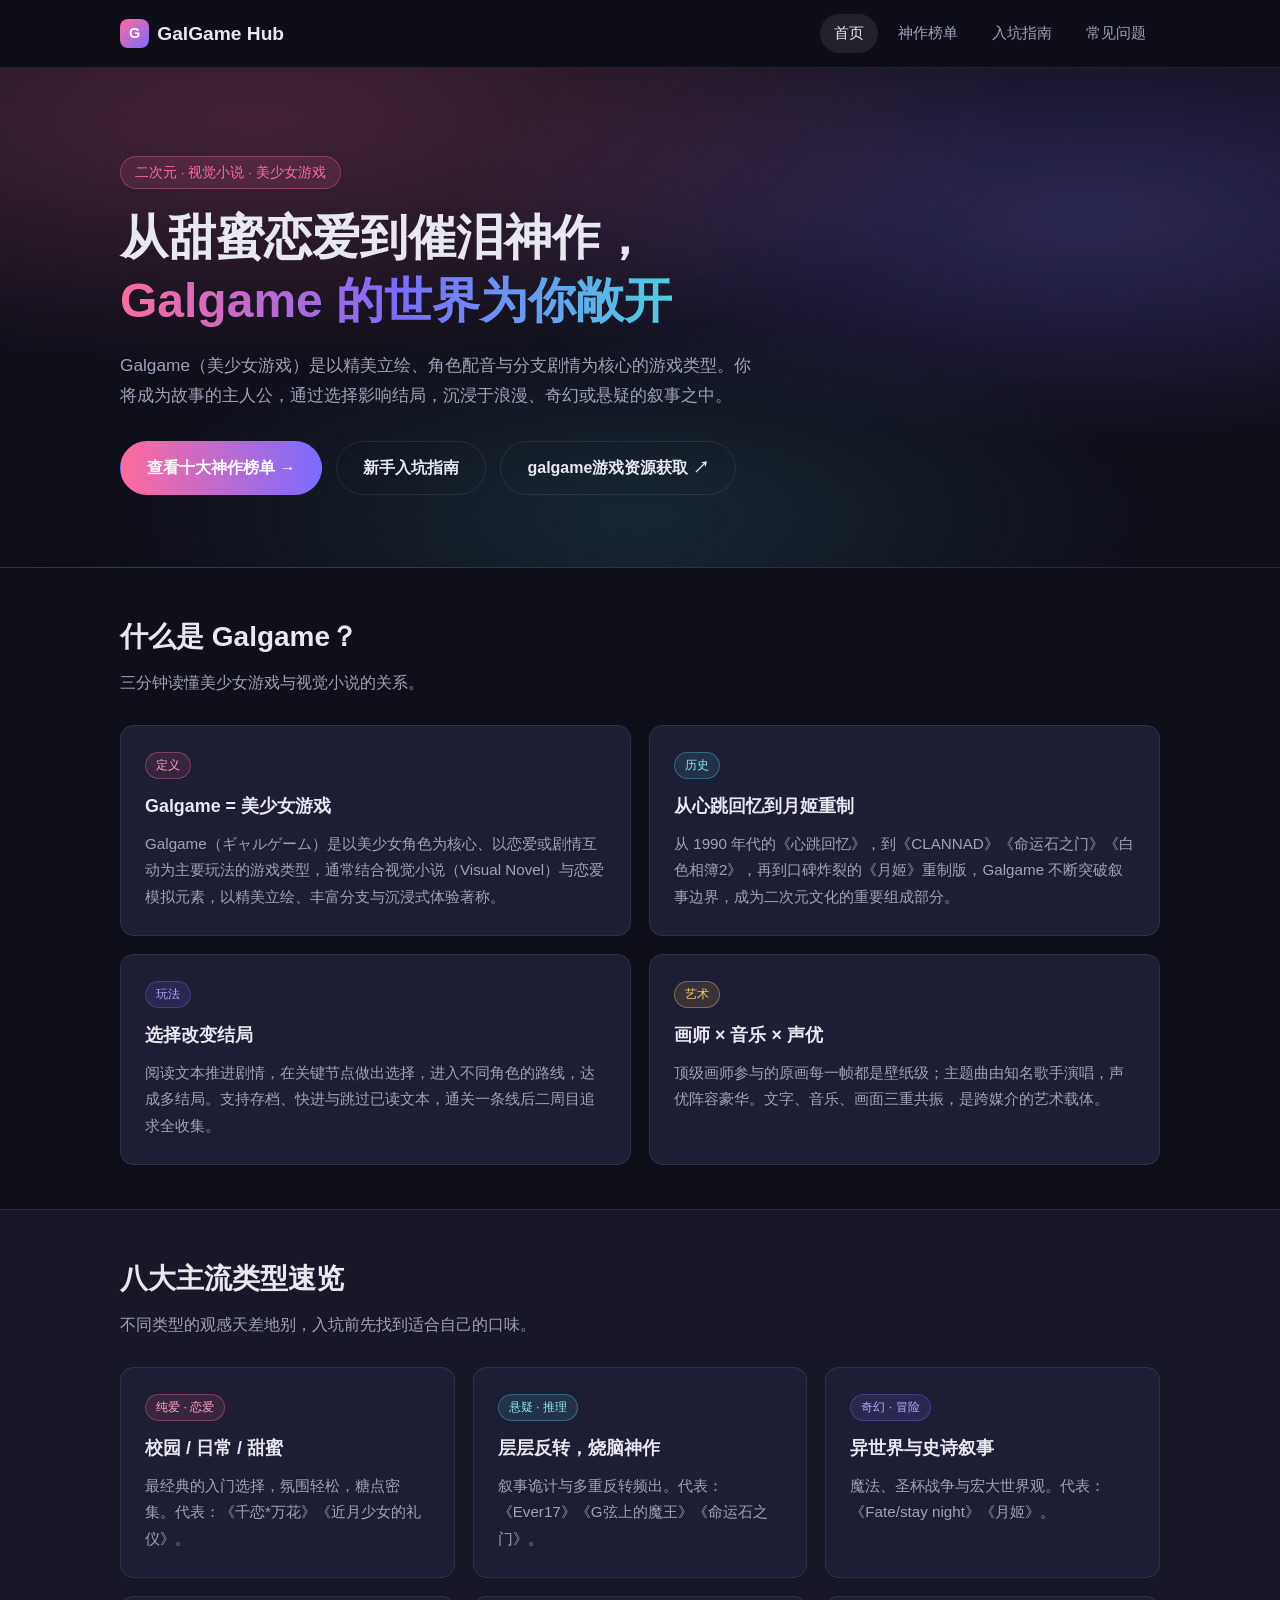
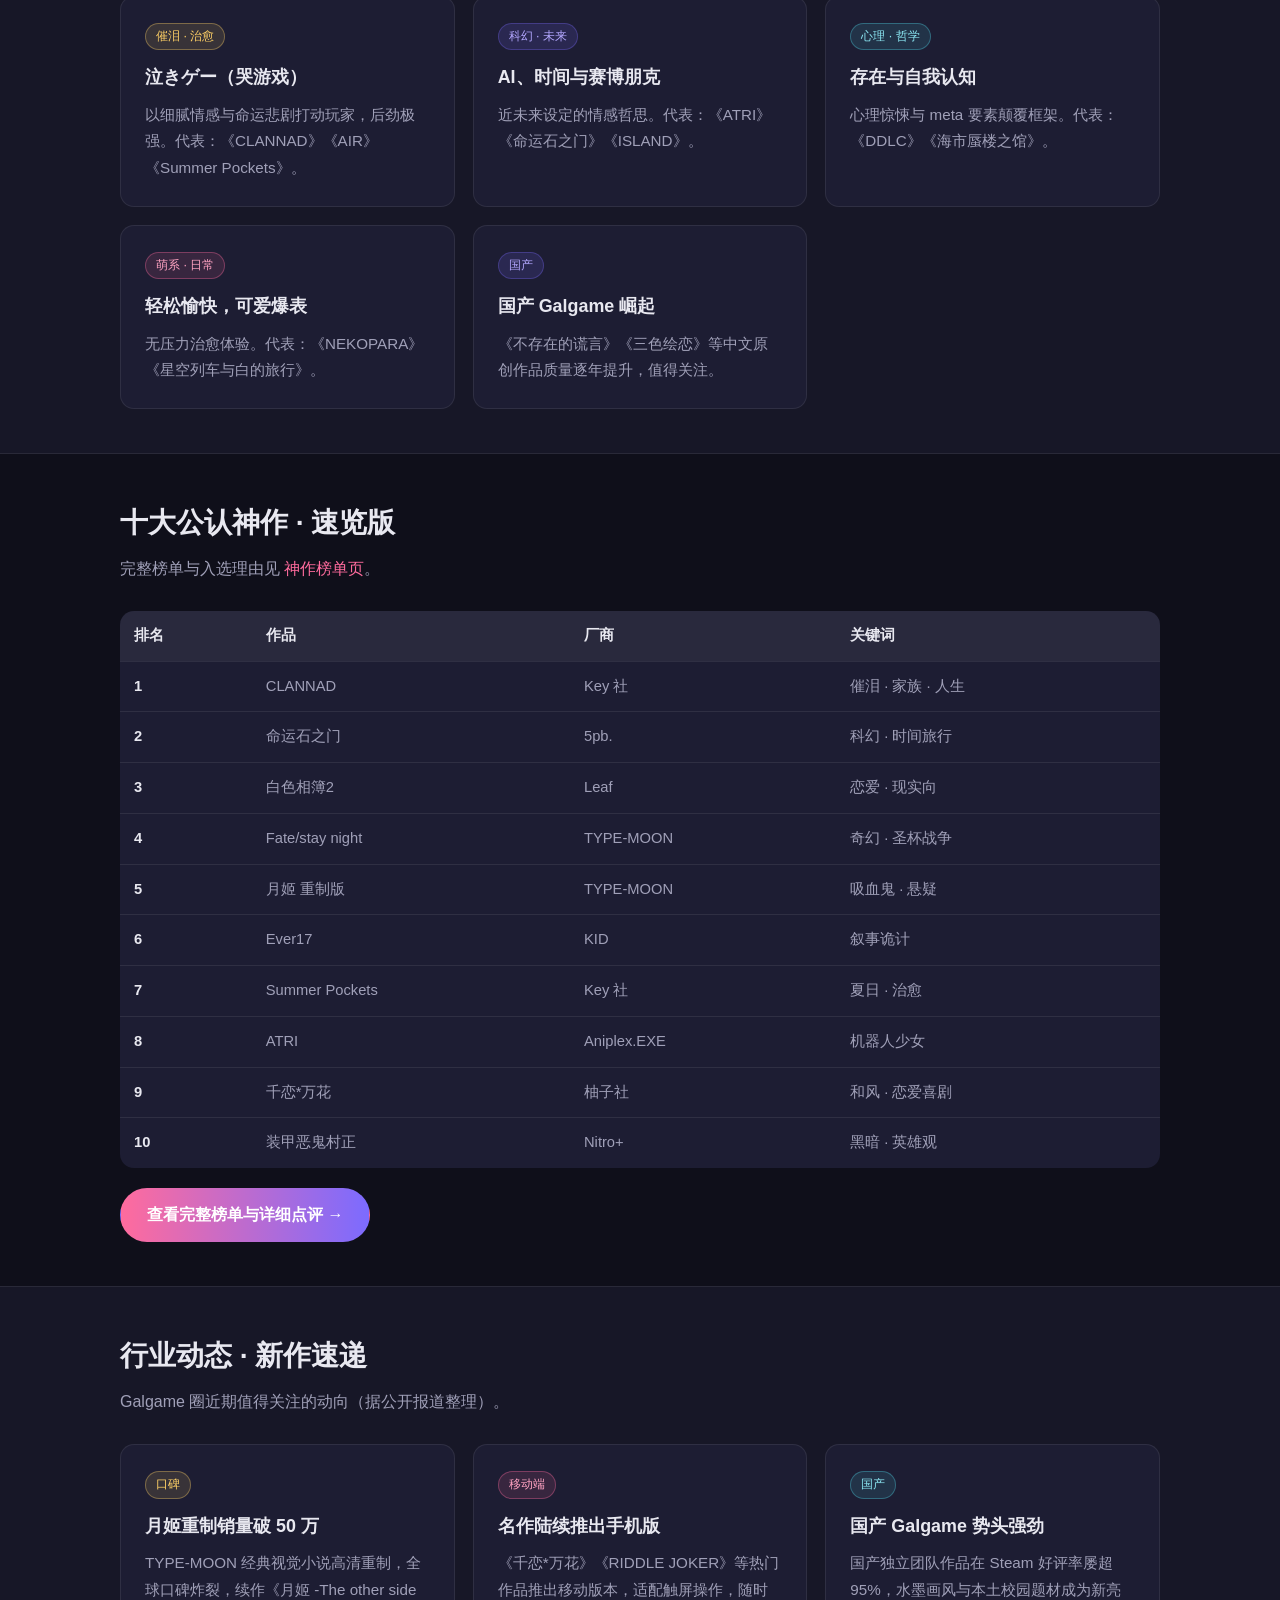
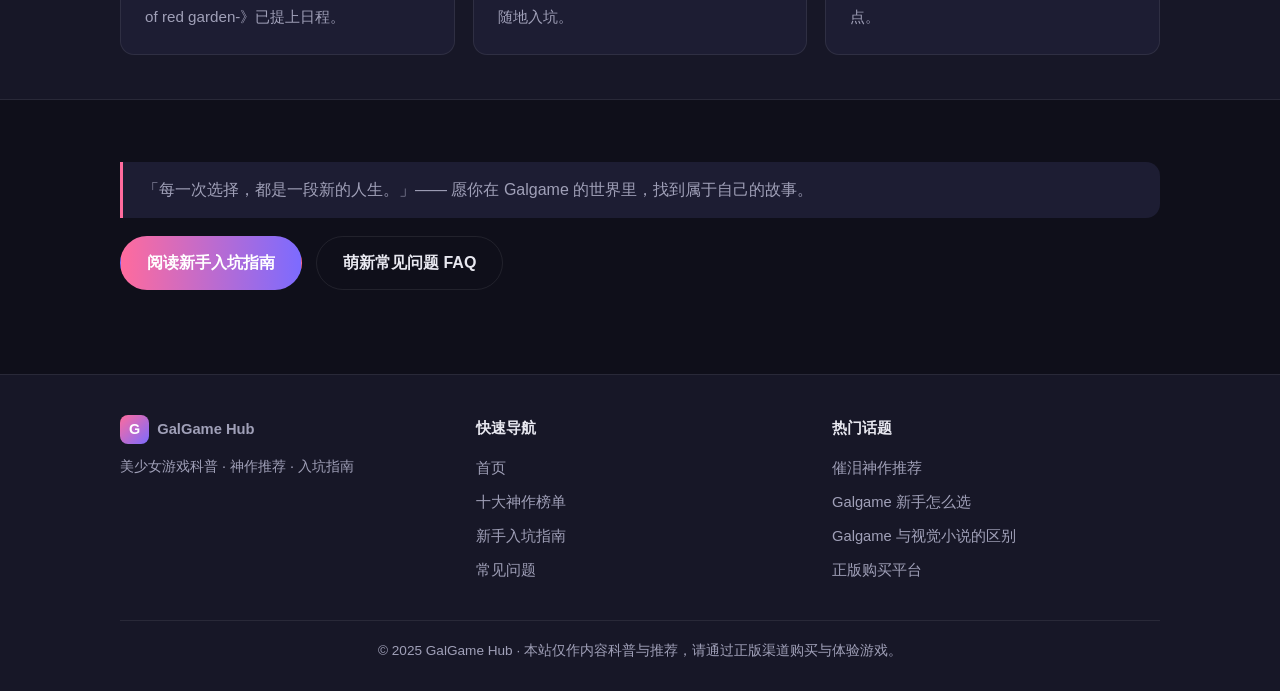
<file: index.html>
<!DOCTYPE html>
<html lang="zh-CN">
<head>
  <meta charset="UTF-8">
  <meta name="viewport" content="width=device-width, initial-scale=1.0">
  <title>Galgame 入门指南 - 新手必看的美少女游戏科普与神作推荐 | GalGame Hub</title>
  <meta name="description" content="Galgame 是什么？新手如何入坑美少女游戏？本站提供 Galgame 科普、类型分类、十大公认神作榜单、入坑指南与避坑建议，覆盖 CLANNAD、命运石之门、月姬重制版等经典与新作。">
  <meta name="keywords" content="galgame,美少女游戏,视觉小说,galgame推荐,galgame入门,恋爱游戏,gba,催泪神作">
  <meta name="author" content="GalGame Hub">
  <link rel="canonical" href="https://galgamehubinfo.github.io/">
  <meta property="og:type" content="website">
  <meta property="og:title" content="Galgame 入门指南 - 新手必看的美少女游戏科普与神作推荐">
  <meta property="og:description" content="从甜蜜恋爱到催泪神作：Galgame 类型科普、十大神作榜单、新手入坑与避坑指南，一站式入门。">
  <meta property="og:url" content="https://galgamehubinfo.github.io/">
  <meta property="og:site_name" content="GalGame Hub">
  <meta property="og:locale" content="zh_CN">
  <meta name="twitter:card" content="summary">
  <meta name="twitter:title" content="Galgame 入门指南 - 神作推荐与入坑攻略">
  <meta name="twitter:description" content="从甜蜜恋爱到催泪神作：Galgame 类型科普、十大神作榜单、新手避坑指南。">
  <meta name="theme-color" content="#0f0f1a">
  <link rel="icon" href="data:image/svg+xml,%3Csvg xmlns='http://www.w3.org/2000/svg' viewBox='0 0 32 32'%3E%3Crect width='32' height='32' rx='8' fill='%23ff6b9d'/%3E%3Ctext x='16' y='22' font-size='16' text-anchor='middle' fill='white' font-family='sans-serif' font-weight='bold'%3EG%3C/text%3E%3C/svg%3E">
  <link rel="stylesheet" href="css/style.css">
  <script type="application/ld+json">
  {
    "@context": "https://schema.org",
    "@type": "WebSite",
    "name": "GalGame Hub",
    "url": "https://galgamehubinfo.github.io/",
    "inLanguage": "zh-CN",
    "description": "Galgame 科普、神作推荐与新手入坑指南",
    "publisher": { "@type": "Organization", "name": "GalGame Hub" }
  }
  </script>
  <script type="application/ld+json">
  {
    "@context": "https://schema.org",
    "@type": "ItemList",
    "name": "Galgame 十大公认神作",
    "itemListElement": [
      { "@type": "ListItem", "position": 1, "name": "CLANNAD" },
      { "@type": "ListItem", "position": 2, "name": "命运石之门" },
      { "@type": "ListItem", "position": 3, "name": "白色相簿2" },
      { "@type": "ListItem", "position": 4, "name": "Fate/stay night" },
      { "@type": "ListItem", "position": 5, "name": "月姬 -A piece of blue glass moon-" },
      { "@type": "ListItem", "position": 6, "name": "Ever17" },
      { "@type": "ListItem", "position": 7, "name": "Summer Pockets" },
      { "@type": "ListItem", "position": 8, "name": "ATRI -My Dear Moments-" },
      { "@type": "ListItem", "position": 9, "name": "千恋*万花" },
      { "@type": "ListItem", "position": 10, "name": "装甲恶鬼村正" }
    ]
  }
  </script>
</head>
<body>
  <header class="site-header">
    <nav class="nav" aria-label="主导航">
      <a class="logo" href="index.html" aria-label="GalGame Hub 首页">
        <span class="logo-dot">G</span>GalGame Hub
      </a>
      <div class="nav-links">
        <a href="index.html" aria-current="page">首页</a>
        <a href="recommend.html">神作榜单</a>
        <a href="guide.html">入坑指南</a>
        <a href="faq.html">常见问题</a>
      </div>
    </nav>
  </header>

  <main>
    <!-- Hero -->
    <section class="hero">
      <div class="container">
        <span class="badge">二次元 · 视觉小说 · 美少女游戏</span>
        <h1>从甜蜜恋爱到催泪神作，<br><span class="grad">Galgame 的世界为你敞开</span></h1>
        <p class="lead">Galgame（美少女游戏）是以精美立绘、角色配音与分支剧情为核心的游戏类型。你将成为故事的主人公，通过选择影响结局，沉浸于浪漫、奇幻或悬疑的叙事之中。</p>
        <div class="hero-actions">
          <a class="btn btn-primary" href="recommend.html">查看十大神作榜单 →</a>
          <a class="btn btn-ghost" href="guide.html">新手入坑指南</a>
          <a class="btn btn-ghost" href="https://game123.download/" target="_blank" rel="noopener noreferrer">galgame游戏资源获取 ↗</a>
        </div>
      </div>
    </section>

    <!-- 什么是 Galgame -->
    <section class="block" id="what-is-galgame">
      <div class="container">
        <h2 class="section-title">什么是 Galgame？</h2>
        <p class="section-sub">三分钟读懂美少女游戏与视觉小说的关系。</p>
        <div class="grid grid-2">
          <article class="card">
            <span class="tag pink">定义</span>
            <h3>Galgame = 美少女游戏</h3>
            <p>Galgame（ギャルゲーム）是以美少女角色为核心、以恋爱或剧情互动为主要玩法的游戏类型，通常结合视觉小说（Visual Novel）与恋爱模拟元素，以精美立绘、丰富分支与沉浸式体验著称。</p>
          </article>
          <article class="card">
            <span class="tag cyan">历史</span>
            <h3>从心跳回忆到月姬重制</h3>
            <p>从 1990 年代的《心跳回忆》，到《CLANNAD》《命运石之门》《白色相簿2》，再到口碑炸裂的《月姬》重制版，Galgame 不断突破叙事边界，成为二次元文化的重要组成部分。</p>
          </article>
          <article class="card">
            <span class="tag">玩法</span>
            <h3>选择改变结局</h3>
            <p>阅读文本推进剧情，在关键节点做出选择，进入不同角色的路线，达成多结局。支持存档、快进与跳过已读文本，通关一条线后二周目追求全收集。</p>
          </article>
          <article class="card">
            <span class="tag gold">艺术</span>
            <h3>画师 × 音乐 × 声优</h3>
            <p>顶级画师参与的原画每一帧都是壁纸级；主题曲由知名歌手演唱，声优阵容豪华。文字、音乐、画面三重共振，是跨媒介的艺术载体。</p>
          </article>
        </div>
      </div>
    </section>

    <!-- 类型速览 -->
    <section class="block alt" id="genres">
      <div class="container">
        <h2 class="section-title">八大主流类型速览</h2>
        <p class="section-sub">不同类型的观感天差地别，入坑前先找到适合自己的口味。</p>
        <div class="grid grid-3">
          <article class="card"><span class="tag pink">纯爱 · 恋爱</span><h3>校园 / 日常 / 甜蜜</h3><p>最经典的入门选择，氛围轻松，糖点密集。代表：《千恋*万花》《近月少女的礼仪》。</p></article>
          <article class="card"><span class="tag cyan">悬疑 · 推理</span><h3>层层反转，烧脑神作</h3><p>叙事诡计与多重反转频出。代表：《Ever17》《G弦上的魔王》《命运石之门》。</p></article>
          <article class="card"><span class="tag">奇幻 · 冒险</span><h3>异世界与史诗叙事</h3><p>魔法、圣杯战争与宏大世界观。代表：《Fate/stay night》《月姬》。</p></article>
          <article class="card"><span class="tag gold">催泪 · 治愈</span><h3>泣きゲー（哭游戏）</h3><p>以细腻情感与命运悲剧打动玩家，后劲极强。代表：《CLANNAD》《AIR》《Summer Pockets》。</p></article>
          <article class="card"><span class="tag">科幻 · 未来</span><h3>AI、时间与赛博朋克</h3><p>近未来设定的情感哲思。代表：《ATRI》《命运石之门》《ISLAND》。</p></article>
          <article class="card"><span class="tag cyan">心理 · 哲学</span><h3>存在与自我认知</h3><p>心理惊悚与 meta 要素颠覆框架。代表：《DDLC》《海市蜃楼之馆》。</p></article>
          <article class="card"><span class="tag pink">萌系 · 日常</span><h3>轻松愉快，可爱爆表</h3><p>无压力治愈体验。代表：《NEKOPARA》《星空列车与白的旅行》。</p></article>
          <article class="card"><span class="tag">国产</span><h3>国产 Galgame 崛起</h3><p>《不存在的谎言》《三色绘恋》等中文原创作品质量逐年提升，值得关注。</p></article>
        </div>
      </div>
    </section>

    <!-- 榜单预览 -->
    <section class="block" id="top">
      <div class="container">
        <h2 class="section-title">十大公认神作 · 速览版</h2>
        <p class="section-sub">完整榜单与入选理由见 <a href="recommend.html">神作榜单页</a>。</p>
        <div class="table-wrap">
          <table class="cmp">
            <caption class="sr-only" style="position:absolute;width:1px;height:1px;overflow:hidden;clip:rect(0 0 0 0);">Galgame 十大神作速览表</caption>
            <thead>
              <tr><th scope="col">排名</th><th scope="col">作品</th><th scope="col">厂商</th><th scope="col">关键词</th></tr>
            </thead>
            <tbody>
              <tr><td>1</td><td>CLANNAD</td><td>Key 社</td><td>催泪 · 家族 · 人生</td></tr>
              <tr><td>2</td><td>命运石之门</td><td>5pb.</td><td>科幻 · 时间旅行</td></tr>
              <tr><td>3</td><td>白色相簿2</td><td>Leaf</td><td>恋爱 · 现实向</td></tr>
              <tr><td>4</td><td>Fate/stay night</td><td>TYPE-MOON</td><td>奇幻 · 圣杯战争</td></tr>
              <tr><td>5</td><td>月姬 重制版</td><td>TYPE-MOON</td><td>吸血鬼 · 悬疑</td></tr>
              <tr><td>6</td><td>Ever17</td><td>KID</td><td>叙事诡计</td></tr>
              <tr><td>7</td><td>Summer Pockets</td><td>Key 社</td><td>夏日 · 治愈</td></tr>
              <tr><td>8</td><td>ATRI</td><td>Aniplex.EXE</td><td>机器人少女</td></tr>
              <tr><td>9</td><td>千恋*万花</td><td>柚子社</td><td>和风 · 恋爱喜剧</td></tr>
              <tr><td>10</td><td>装甲恶鬼村正</td><td>Nitro+</td><td>黑暗 · 英雄观</td></tr>
            </tbody>
          </table>
        </div>
        <p style="color:var(--text-dim);margin-top:20px"><a class="btn btn-primary" href="recommend.html">查看完整榜单与详细点评 →</a></p>
      </div>
    </section>

    <!-- 最新动态 -->
    <section class="block alt" id="news">
      <div class="container">
        <h2 class="section-title">行业动态 · 新作速递</h2>
        <p class="section-sub">Galgame 圈近期值得关注的动向（据公开报道整理）。</p>
        <div class="grid grid-3">
          <article class="card"><span class="tag gold">口碑</span><h3>月姬重制销量破 50 万</h3><p>TYPE-MOON 经典视觉小说高清重制，全球口碑炸裂，续作《月姬 -The other side of red garden-》已提上日程。</p></article>
          <article class="card"><span class="tag pink">移动端</span><h3>名作陆续推出手机版</h3><p>《千恋*万花》《RIDDLE JOKER》等热门作品推出移动版本，适配触屏操作，随时随地入坑。</p></article>
          <article class="card"><span class="tag cyan">国产</span><h3>国产 Galgame 势头强劲</h3><p>国产独立团队作品在 Steam 好评率屡超 95%，水墨画风与本土校园题材成为新亮点。</p></article>
        </div>
      </div>
    </section>

    <!-- CTA -->
    <section class="block">
      <div class="container">
        <blockquote>「每一次选择，都是一段新的人生。」—— 愿你在 Galgame 的世界里，找到属于自己的故事。</blockquote>
        <div class="hero-actions">
          <a class="btn btn-primary" href="guide.html">阅读新手入坑指南</a>
          <a class="btn btn-ghost" href="faq.html">萌新常见问题 FAQ</a>
        </div>
      </div>
    </section>
  </main>

  <footer class="site-footer">
    <div class="container">
      <div class="footer-grid">
        <div>
          <a class="logo" href="index.html"><span class="logo-dot">G</span>GalGame Hub</a>
          <p style="color:var(--text-dim);font-size:0.9rem;margin-top:10px">美少女游戏科普 · 神作推荐 · 入坑指南</p>
        </div>
        <div>
          <h3>快速导航</h3>
          <ul>
            <li><a href="index.html">首页</a></li>
            <li><a href="recommend.html">十大神作榜单</a></li>
            <li><a href="guide.html">新手入坑指南</a></li>
            <li><a href="faq.html">常见问题</a></li>
          </ul>
        </div>
        <div>
          <h3>热门话题</h3>
          <ul>
            <li><a href="recommend.html">催泪神作推荐</a></li>
            <li><a href="guide.html">Galgame 新手怎么选</a></li>
            <li><a href="faq.html">Galgame 与视觉小说的区别</a></li>
            <li><a href="guide.html#platform">正版购买平台</a></li>
          </ul>
        </div>
      </div>
      <div class="footer-bottom">
        © 2025 GalGame Hub · 本站仅作内容科普与推荐，请通过正版渠道购买与体验游戏。
      </div>
    </div>
  </footer>
</body>
</html>
</file>
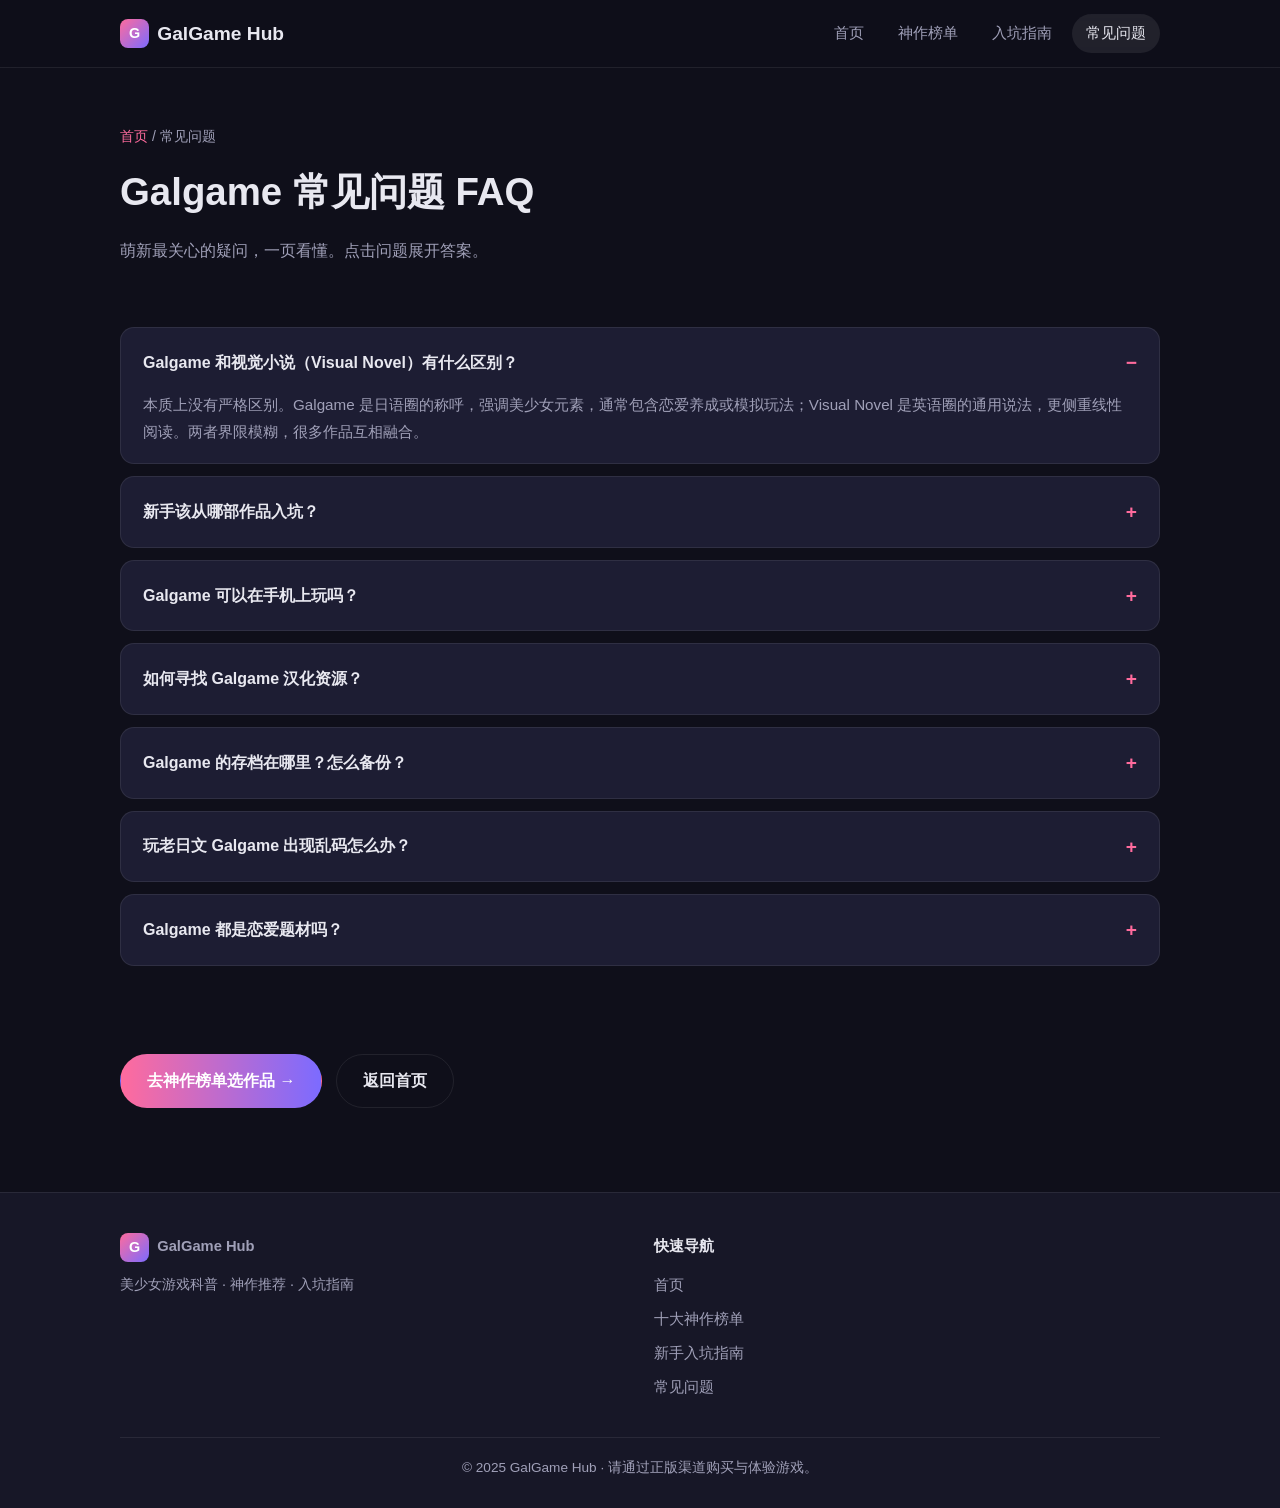
<file: faq.html>
<!DOCTYPE html>
<html lang="zh-CN">
<head>
  <meta charset="UTF-8">
  <meta name="viewport" content="width=device-width, initial-scale=1.0">
  <title>Galgame 常见问题 FAQ - 入坑疑问一页看懂 | GalGame Hub</title>
  <meta name="description" content="Galgame 常见问题解答：Galgame 和视觉小说有什么区别？新手该从哪部作品入坑？能在手机上玩吗？汉化资源去哪找？一文回答萌新最关心的疑问。">
  <meta name="keywords" content="galgame常见问题,galgame和视觉小说区别,galgame手机玩,galgame汉化,galgame是什么">
  <link rel="canonical" href="https://galgamehubinfo.github.io/faq.html">
  <meta property="og:type" content="article">
  <meta property="og:title" content="Galgame 常见问题 FAQ">
  <meta property="og:description" content="Galgame 与视觉小说的区别、新手入坑作推荐、手机平台、汉化资源——萌新疑问一页看懂。">
  <meta property="og:url" content="https://galgamehubinfo.github.io/faq.html">
  <meta property="og:site_name" content="GalGame Hub">
  <meta property="og:locale" content="zh_CN">
  <meta name="twitter:card" content="summary">
  <link rel="icon" href="data:image/svg+xml,%3Csvg xmlns='http://www.w3.org/2000/svg' viewBox='0 0 32 32'%3E%3Crect width='32' height='32' rx='8' fill='%23ffd166'/%3E%3Ctext x='16' y='22' font-size='16' text-anchor='middle' fill='%230f0f1a' font-family='sans-serif' font-weight='bold'%3E%3F%3C/text%3E%3C/svg%3E">
  <link rel="stylesheet" href="css/style.css">
  <script type="application/ld+json">
  {
    "@context": "https://schema.org",
    "@type": "FAQPage",
    "inLanguage": "zh-CN",
    "mainEntity": [
      {
        "@type": "Question",
        "name": "Galgame 和视觉小说（Visual Novel）有什么区别？",
        "acceptedAnswer": { "@type": "Answer", "text": "本质上没有严格区别。Galgame 是日语圈的称呼，强调美少女元素，通常包含恋爱养成或模拟玩法；Visual Novel 是英语圈的通用说法，更侧重线性阅读。两者界限模糊，很多作品互相融合。" }
      },
      {
        "@type": "Question",
        "name": "新手该从哪部作品入坑？",
        "acceptedAnswer": { "@type": "Answer", "text": "推荐《ATRI -My Dear Moments-》《千恋*万花》《星之梦》。这些作品剧情优秀、有官方中文、篇幅友好（ATRI 单线约 6 小时），适合初次接触。" }
      },
      {
        "@type": "Question",
        "name": "Galgame 可以在手机上玩吗？",
        "acceptedAnswer": { "@type": "Answer", "text": "可以。很多经典作品已移植至 iOS / Android，如《命运石之门》《千恋*万花》《RIDDLE JOKER》《ATRI》等；部分老作品也可通过模拟器或吉里吉里运行。" }
      },
      {
        "@type": "Question",
        "name": "如何寻找 Galgame 汉化资源？",
        "acceptedAnswer": { "@type": "Answer", "text": "优先选择 Steam 等平台带官方中文的版本，体验最佳；关注玩家社区与汉化情报站可以跟踪民间汉化进度。请支持正版。" }
      },
      {
        "@type": "Question",
        "name": "Galgame 的存档在哪里？怎么备份？",
        "acceptedAnswer": { "@type": "Answer", "text": "大部分 Galgame 存档位于 C:\\Users\\用户名\\AppData\\Local、Saved Games 或游戏根目录下。玩之前先备份一份存档文件夹，重装系统或换机时可避免进度丢失。" }
      },
      {
        "@type": "Question",
        "name": "玩老日文 Galgame 出现乱码怎么办？",
        "acceptedAnswer": { "@type": "Answer", "text": "这是区域设置问题。右键游戏或安装程序，使用 Locale Emulator 以日语区域运行，即可解决大多数乱码问题。" }
      }
    ]
  }
  </script>
</head>
<body>
  <header class="site-header">
    <nav class="nav" aria-label="主导航">
      <a class="logo" href="index.html"><span class="logo-dot">G</span>GalGame Hub</a>
      <div class="nav-links">
        <a href="index.html">首页</a>
        <a href="recommend.html">神作榜单</a>
        <a href="guide.html">入坑指南</a>
        <a href="faq.html" aria-current="page">常见问题</a>
      </div>
    </nav>
  </header>

  <main class="container">
    <div class="page-head">
      <p class="crumbs"><a href="index.html">首页</a> / 常见问题</p>
      <h1>Galgame 常见问题 FAQ</h1>
      <p class="lead">萌新最关心的疑问，一页看懂。点击问题展开答案。</p>
    </div>

    <section class="block">
      <div class="faq-list">
        <details class="faq" open>
          <summary>Galgame 和视觉小说（Visual Novel）有什么区别？</summary>
          <p>本质上没有严格区别。Galgame 是日语圈的称呼，强调美少女元素，通常包含恋爱养成或模拟玩法；Visual Novel 是英语圈的通用说法，更侧重线性阅读。两者界限模糊，很多作品互相融合。</p>
        </details>
        <details class="faq">
          <summary>新手该从哪部作品入坑？</summary>
          <p>推荐《ATRI -My Dear Moments-》《千恋*万花》《星之梦》。这些作品剧情优秀、有官方中文、篇幅友好（ATRI 单线约 6 小时），适合初次接触。详细选作逻辑见 <a href="guide.html">入坑指南</a>。</p>
        </details>
        <details class="faq">
          <summary>Galgame 可以在手机上玩吗？</summary>
          <p>可以。很多经典作品已移植至 iOS / Android，如《命运石之门》《千恋*万花》《RIDDLE JOKER》《ATRI》等；部分老作品也可通过模拟器或吉里吉里引擎在手机上运行。</p>
        </details>
        <details class="faq">
          <summary>如何寻找 Galgame 汉化资源？</summary>
          <p>优先选择 Steam 等平台带官方中文的版本，体验与兼容性最佳；关注玩家社区与汉化情报站可跟踪民间汉化进度。请支持正版，远离来源不明的整合包。</p>
        </details>
        <details class="faq">
          <summary>Galgame 的存档在哪里？怎么备份？</summary>
          <p>大部分 Galgame 存档位于 <code>C:\Users\用户名\AppData\Local</code>、<code>Saved Games</code> 或游戏根目录下。玩之前先备份一份存档文件夹，重装系统或换机时可避免进度丢失。</p>
        </details>
        <details class="faq">
          <summary>玩老日文 Galgame 出现乱码怎么办？</summary>
          <p>这是系统区域设置问题。右键游戏或安装程序，使用 Locale Emulator（LE）以日语区域运行，即可解决绝大多数乱码问题。</p>
        </details>
        <details class="faq">
          <summary>Galgame 都是恋爱题材吗？</summary>
          <p>不是。虽然恋爱是传统主线，但类型早已覆盖悬疑推理（《Ever17》）、科幻（《命运石之门》）、心理恐怖（《Doki Doki 文学社》）、黑暗思辨（《装甲恶鬼村正》）等题材，堪称「交互式文学载体」。</p>
        </details>
      </div>
    </section>

    <section class="block">
      <div class="hero-actions">
        <a class="btn btn-primary" href="recommend.html">去神作榜单选作品 →</a>
        <a class="btn btn-ghost" href="index.html">返回首页</a>
      </div>
    </section>
  </main>

  <footer class="site-footer">
    <div class="container">
      <div class="footer-grid">
        <div>
          <a class="logo" href="index.html"><span class="logo-dot">G</span>GalGame Hub</a>
          <p style="color:var(--text-dim);font-size:0.9rem;margin-top:10px">美少女游戏科普 · 神作推荐 · 入坑指南</p>
        </div>
        <div>
          <h3>快速导航</h3>
          <ul>
            <li><a href="index.html">首页</a></li>
            <li><a href="recommend.html">十大神作榜单</a></li>
            <li><a href="guide.html">新手入坑指南</a></li>
            <li><a href="faq.html">常见问题</a></li>
          </ul>
        </div>
      </div>
      <div class="footer-bottom">© 2025 GalGame Hub · 请通过正版渠道购买与体验游戏。</div>
    </div>
  </footer>
</body>
</html>
</file>
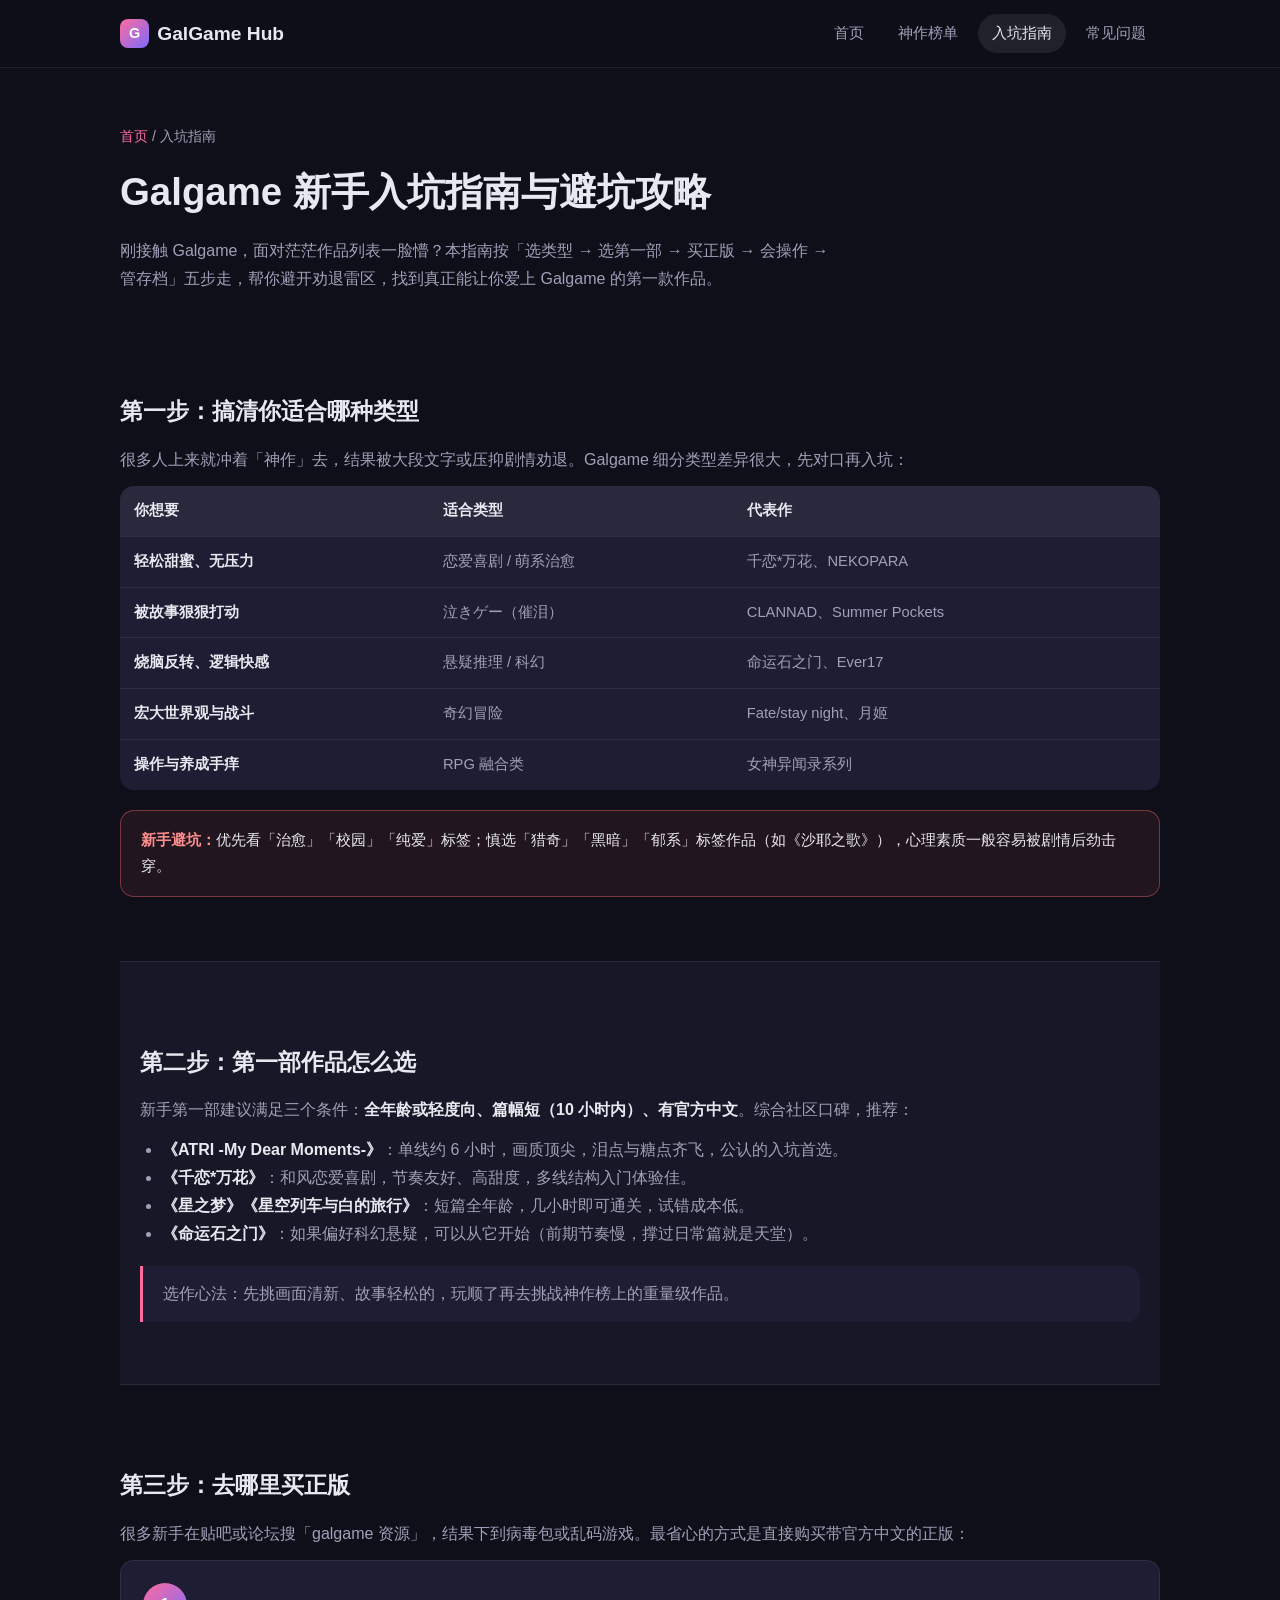
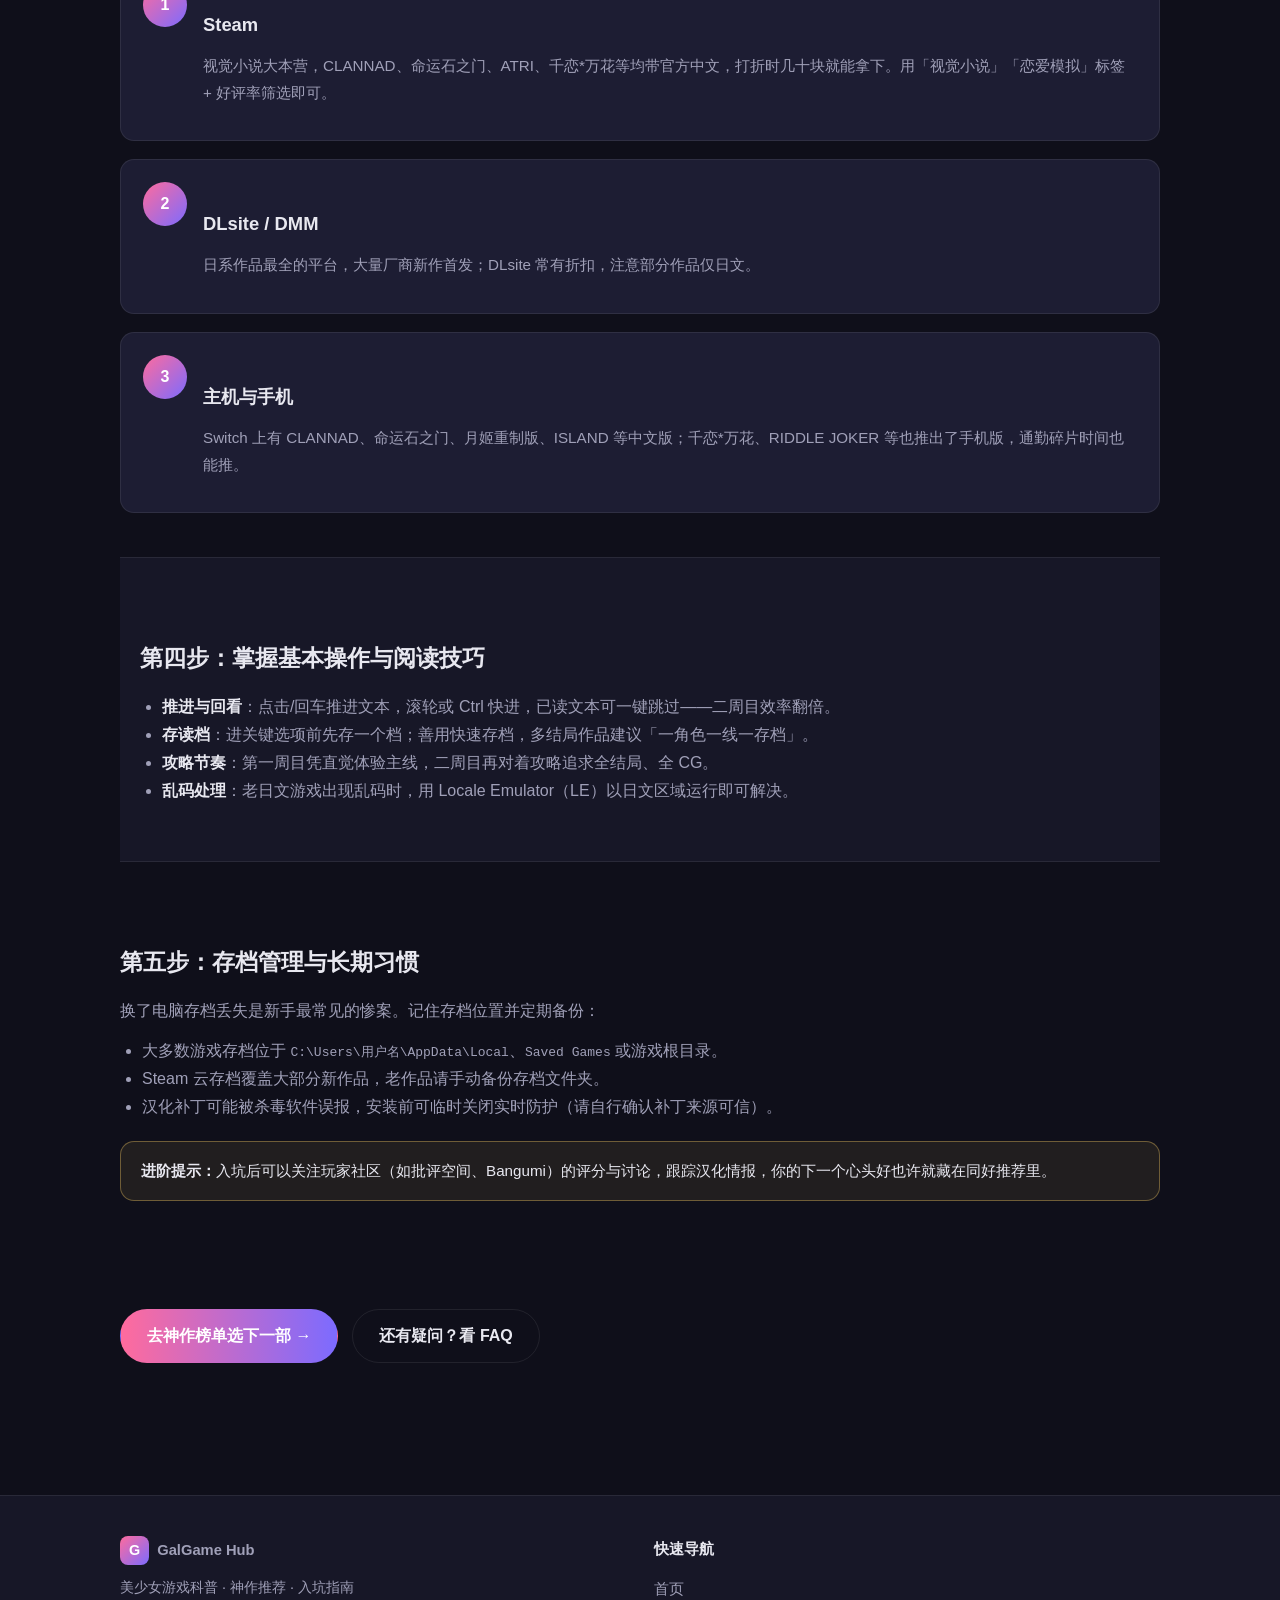
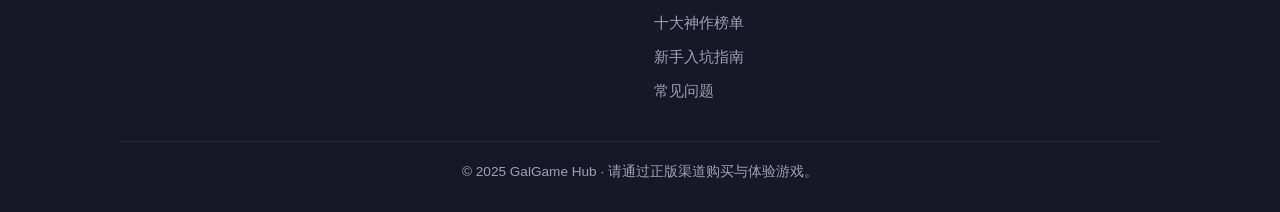
<file: guide.html>
<!DOCTYPE html>
<html lang="zh-CN">
<head>
  <meta charset="UTF-8">
  <meta name="viewport" content="width=device-width, initial-scale=1.0">
  <title>Galgame 新手入坑指南与避坑攻略 - 从零开始的选作、购买与游玩建议 | GalGame Hub</title>
  <meta name="description" content="Galgame 新手怎么入坑？从类型选择、第一部作品推荐、正版购买平台、汉化与乱码处理到存档管理，一份覆盖选作避坑全流程的 Galgame 入门指南。">
  <meta name="keywords" content="galgame入门,galgame新手,galgame怎么玩,galgame推荐新手,galgame避坑,视觉小说入门">
  <link rel="canonical" href="https://galgamehubinfo.github.io/guide.html">
  <meta property="og:type" content="article">
  <meta property="og:title" content="Galgame 新手入坑指南与避坑攻略">
  <meta property="og:description" content="从类型选择到存档管理：Galgame 新手从零开始的完整入门指南。">
  <meta property="og:url" content="https://galgamehubinfo.github.io/guide.html">
  <meta property="og:site_name" content="GalGame Hub">
  <meta property="og:locale" content="zh_CN">
  <meta name="twitter:card" content="summary">
  <link rel="icon" href="data:image/svg+xml,%3Csvg xmlns='http://www.w3.org/2000/svg' viewBox='0 0 32 32'%3E%3Crect width='32' height='32' rx='8' fill='%234dd0e1'/%3E%3Ctext x='16' y='22' font-size='16' text-anchor='middle' fill='white' font-family='sans-serif' font-weight='bold'%3EG%3C/text%3E%3C/svg%3E">
  <link rel="stylesheet" href="css/style.css">
  <script type="application/ld+json">
  {
    "@context": "https://schema.org",
    "@type": "HowTo",
    "name": "如何从零开始入坑 Galgame",
    "inLanguage": "zh-CN",
    "description": "从类型选择、第一部作品、购买平台到游玩习惯的完整入门流程",
    "step": [
      { "@type": "HowToStep", "name": "确定口味", "text": "先确定自己喜欢的类型，新手优先治愈、校园、纯爱标签" },
      { "@type": "HowToStep", "name": "选第一部作品", "text": "从短篇全年龄佳作如 ATRI、千恋*万花入手" },
      { "@type": "HowToStep", "name": "正规渠道购买", "text": "通过 Steam、DLsite 等平台购买带官方中文的版本" },
      { "@type": "HowToStep", "name": "掌握基本操作", "text": "学会存读档、快进与跳过已读文本" },
      { "@type": "HowToStep", "name": "管理存档", "text": "关键选择前多存档，并定期备份存档文件" }
    ]
  }
  </script>
  <script type="application/ld+json">
  {
    "@context": "https://schema.org",
    "@type": "BreadcrumbList",
    "itemListElement": [
      { "@type": "ListItem", "position": 1, "name": "首页", "item": "https://galgamehubinfo.github.io/" },
      { "@type": "ListItem", "position": 2, "name": "入坑指南", "item": "https://galgamehubinfo.github.io/guide.html" }
    ]
  }
  </script>
</head>
<body>
  <header class="site-header">
    <nav class="nav" aria-label="主导航">
      <a class="logo" href="index.html"><span class="logo-dot">G</span>GalGame Hub</a>
      <div class="nav-links">
        <a href="index.html">首页</a>
        <a href="recommend.html">神作榜单</a>
        <a href="guide.html" aria-current="page">入坑指南</a>
        <a href="faq.html">常见问题</a>
      </div>
    </nav>
  </header>

  <main class="container">
    <div class="page-head">
      <p class="crumbs"><a href="index.html">首页</a> / 入坑指南</p>
      <h1>Galgame 新手入坑指南与避坑攻略</h1>
      <p class="lead">刚接触 Galgame，面对茫茫作品列表一脸懵？本指南按「选类型 → 选第一部 → 买正版 → 会操作 → 管存档」五步走，帮你避开劝退雷区，找到真正能让你爱上 Galgame 的第一款作品。</p>
    </div>

    <article class="post">
      <section class="block">
        <h2>第一步：搞清你适合哪种类型</h2>
        <p>很多人上来就冲着「神作」去，结果被大段文字或压抑剧情劝退。Galgame 细分类型差异很大，先对口再入坑：</p>
        <div class="table-wrap">
          <table class="cmp">
            <thead><tr><th scope="col">你想要</th><th scope="col">适合类型</th><th scope="col">代表作</th></tr></thead>
            <tbody>
              <tr><td>轻松甜蜜、无压力</td><td>恋爱喜剧 / 萌系治愈</td><td>千恋*万花、NEKOPARA</td></tr>
              <tr><td>被故事狠狠打动</td><td>泣きゲー（催泪）</td><td>CLANNAD、Summer Pockets</td></tr>
              <tr><td>烧脑反转、逻辑快感</td><td>悬疑推理 / 科幻</td><td>命运石之门、Ever17</td></tr>
              <tr><td>宏大世界观与战斗</td><td>奇幻冒险</td><td>Fate/stay night、月姬</td></tr>
              <tr><td>操作与养成手痒</td><td>RPG 融合类</td><td>女神异闻录系列</td></tr>
            </tbody>
          </table>
        </div>
        <div class="notice danger">
          <strong>新手避坑：</strong>优先看「治愈」「校园」「纯爱」标签；慎选「猎奇」「黑暗」「郁系」标签作品（如《沙耶之歌》），心理素质一般容易被剧情后劲击穿。
        </div>
      </section>

      <section class="block alt">
        <div class="container">
          <h2>第二步：第一部作品怎么选</h2>
          <p>新手第一部建议满足三个条件：<strong>全年龄或轻度向、篇幅短（10 小时内）、有官方中文</strong>。综合社区口碑，推荐：</p>
          <ul>
            <li><strong>《ATRI -My Dear Moments-》</strong>：单线约 6 小时，画质顶尖，泪点与糖点齐飞，公认的入坑首选。</li>
            <li><strong>《千恋*万花》</strong>：和风恋爱喜剧，节奏友好、高甜度，多线结构入门体验佳。</li>
            <li><strong>《星之梦》《星空列车与白的旅行》</strong>：短篇全年龄，几小时即可通关，试错成本低。</li>
            <li><strong>《命运石之门》</strong>：如果偏好科幻悬疑，可以从它开始（前期节奏慢，撑过日常篇就是天堂）。</li>
          </ul>
          <blockquote>选作心法：先挑画面清新、故事轻松的，玩顺了再去挑战神作榜上的重量级作品。</blockquote>
        </div>
      </section>

      <section class="block" id="platform">
        <h2>第三步：去哪里买正版</h2>
        <p>很多新手在贴吧或论坛搜「galgame 资源」，结果下到病毒包或乱码游戏。最省心的方式是直接购买带官方中文的正版：</p>
        <div class="steps">
          <div class="step"><div class="step-no">1</div><div><h3>Steam</h3><p>视觉小说大本营，CLANNAD、命运石之门、ATRI、千恋*万花等均带官方中文，打折时几十块就能拿下。用「视觉小说」「恋爱模拟」标签 + 好评率筛选即可。</p></div></div>
          <div class="step"><div class="step-no">2</div><div><h3>DLsite / DMM</h3><p>日系作品最全的平台，大量厂商新作首发；DLsite 常有折扣，注意部分作品仅日文。</p></div></div>
          <div class="step"><div class="step-no">3</div><div><h3>主机与手机</h3><p>Switch 上有 CLANNAD、命运石之门、月姬重制版、ISLAND 等中文版；千恋*万花、RIDDLE JOKER 等也推出了手机版，通勤碎片时间也能推。</p></div></div>
        </div>
      </section>

      <section class="block alt">
        <div class="container">
          <h2>第四步：掌握基本操作与阅读技巧</h2>
          <ul>
            <li><strong>推进与回看</strong>：点击/回车推进文本，滚轮或 Ctrl 快进，已读文本可一键跳过——二周目效率翻倍。</li>
            <li><strong>存读档</strong>：进关键选项前先存一个档；善用快速存档，多结局作品建议「一角色一线一存档」。</li>
            <li><strong>攻略节奏</strong>：第一周目凭直觉体验主线，二周目再对着攻略追求全结局、全 CG。</li>
            <li><strong>乱码处理</strong>：老日文游戏出现乱码时，用 Locale Emulator（LE）以日文区域运行即可解决。</li>
          </ul>
        </div>
      </section>

      <section class="block">
        <h2>第五步：存档管理与长期习惯</h2>
        <p>换了电脑存档丢失是新手最常见的惨案。记住存档位置并定期备份：</p>
        <ul>
          <li>大多数游戏存档位于 <code>C:\Users\用户名\AppData\Local</code>、<code>Saved Games</code> 或游戏根目录。</li>
          <li>Steam 云存档覆盖大部分新作品，老作品请手动备份存档文件夹。</li>
          <li>汉化补丁可能被杀毒软件误报，安装前可临时关闭实时防护（请自行确认补丁来源可信）。</li>
        </ul>
        <div class="notice">
          <strong>进阶提示：</strong>入坑后可以关注玩家社区（如批评空间、Bangumi）的评分与讨论，跟踪汉化情报，你的下一个心头好也许就藏在同好推荐里。
        </div>
      </section>

      <section class="block">
        <div class="hero-actions">
          <a class="btn btn-primary" href="recommend.html">去神作榜单选下一部 →</a>
          <a class="btn btn-ghost" href="faq.html">还有疑问？看 FAQ</a>
        </div>
      </section>
    </article>
  </main>

  <footer class="site-footer">
    <div class="container">
      <div class="footer-grid">
        <div>
          <a class="logo" href="index.html"><span class="logo-dot">G</span>GalGame Hub</a>
          <p style="color:var(--text-dim);font-size:0.9rem;margin-top:10px">美少女游戏科普 · 神作推荐 · 入坑指南</p>
        </div>
        <div>
          <h3>快速导航</h3>
          <ul>
            <li><a href="index.html">首页</a></li>
            <li><a href="recommend.html">十大神作榜单</a></li>
            <li><a href="guide.html">新手入坑指南</a></li>
            <li><a href="faq.html">常见问题</a></li>
          </ul>
        </div>
      </div>
      <div class="footer-bottom">© 2025 GalGame Hub · 请通过正版渠道购买与体验游戏。</div>
    </div>
  </footer>
</body>
</html>
</file>
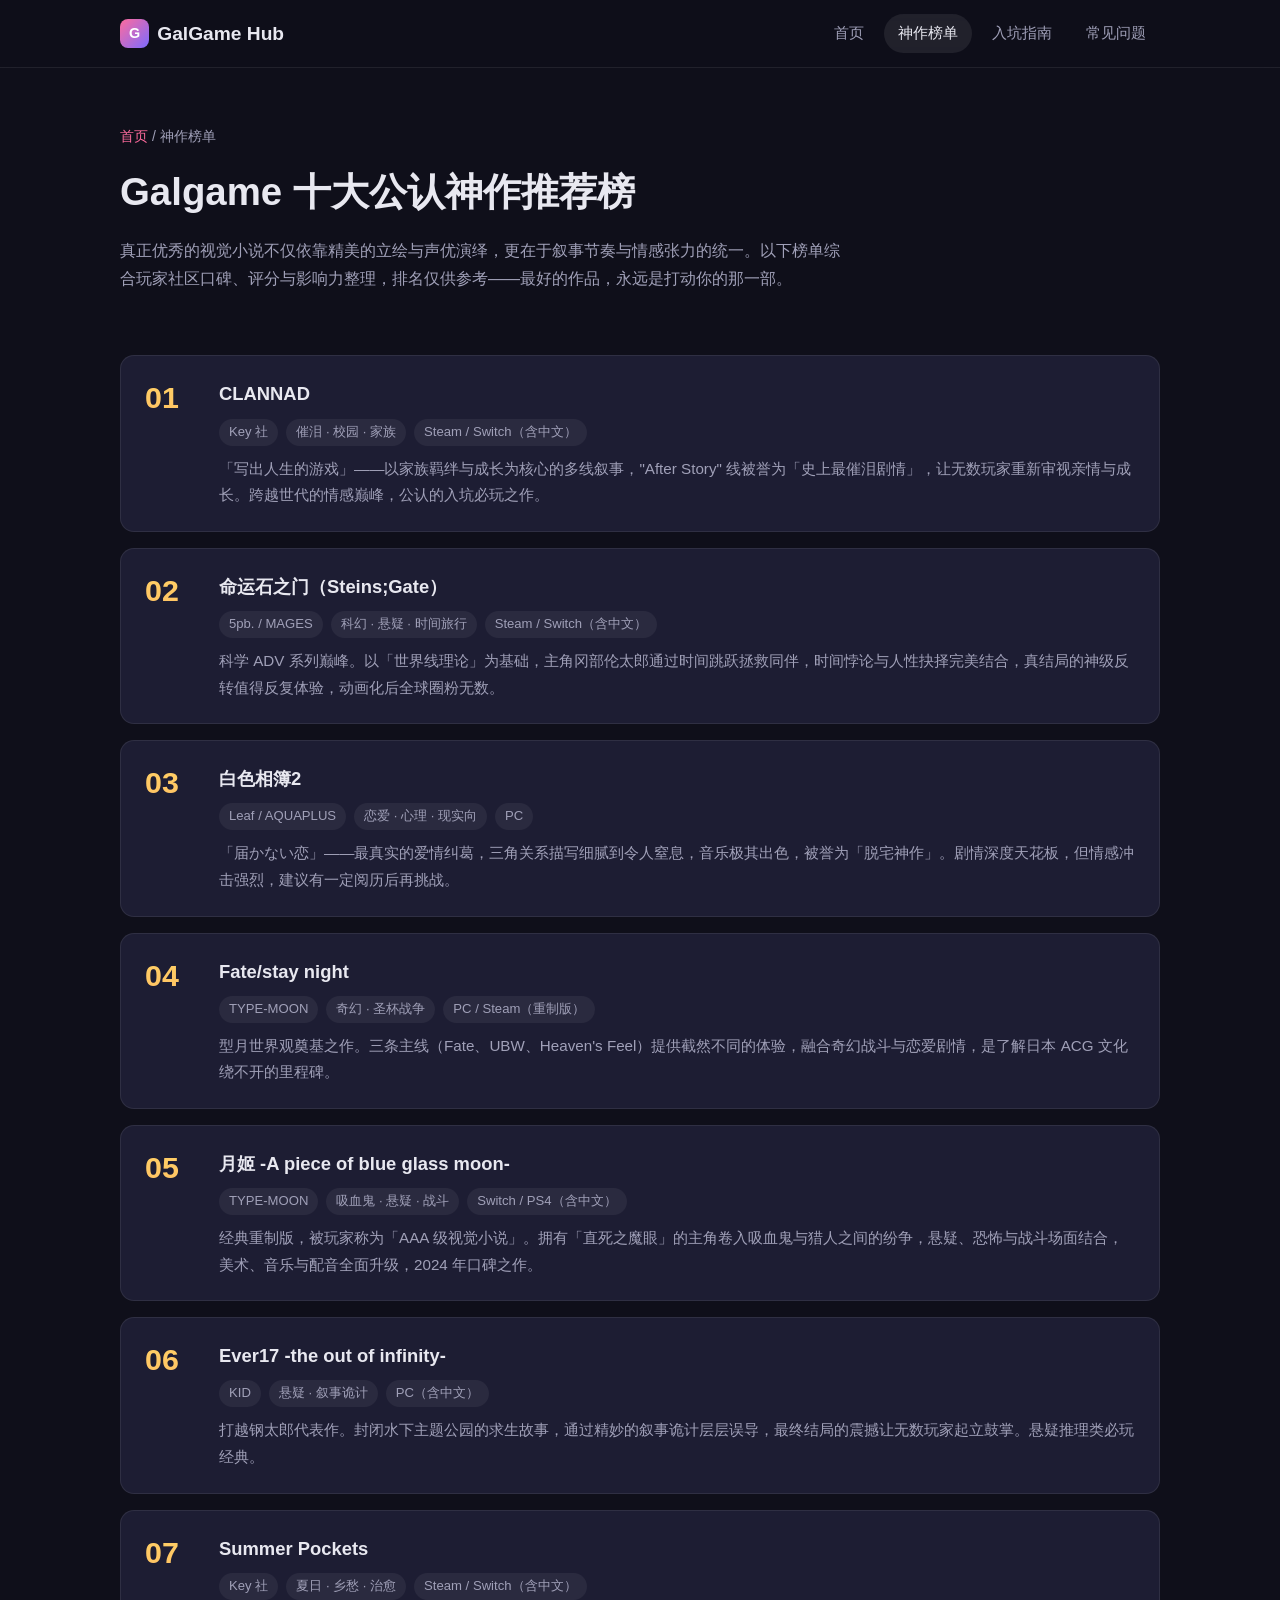
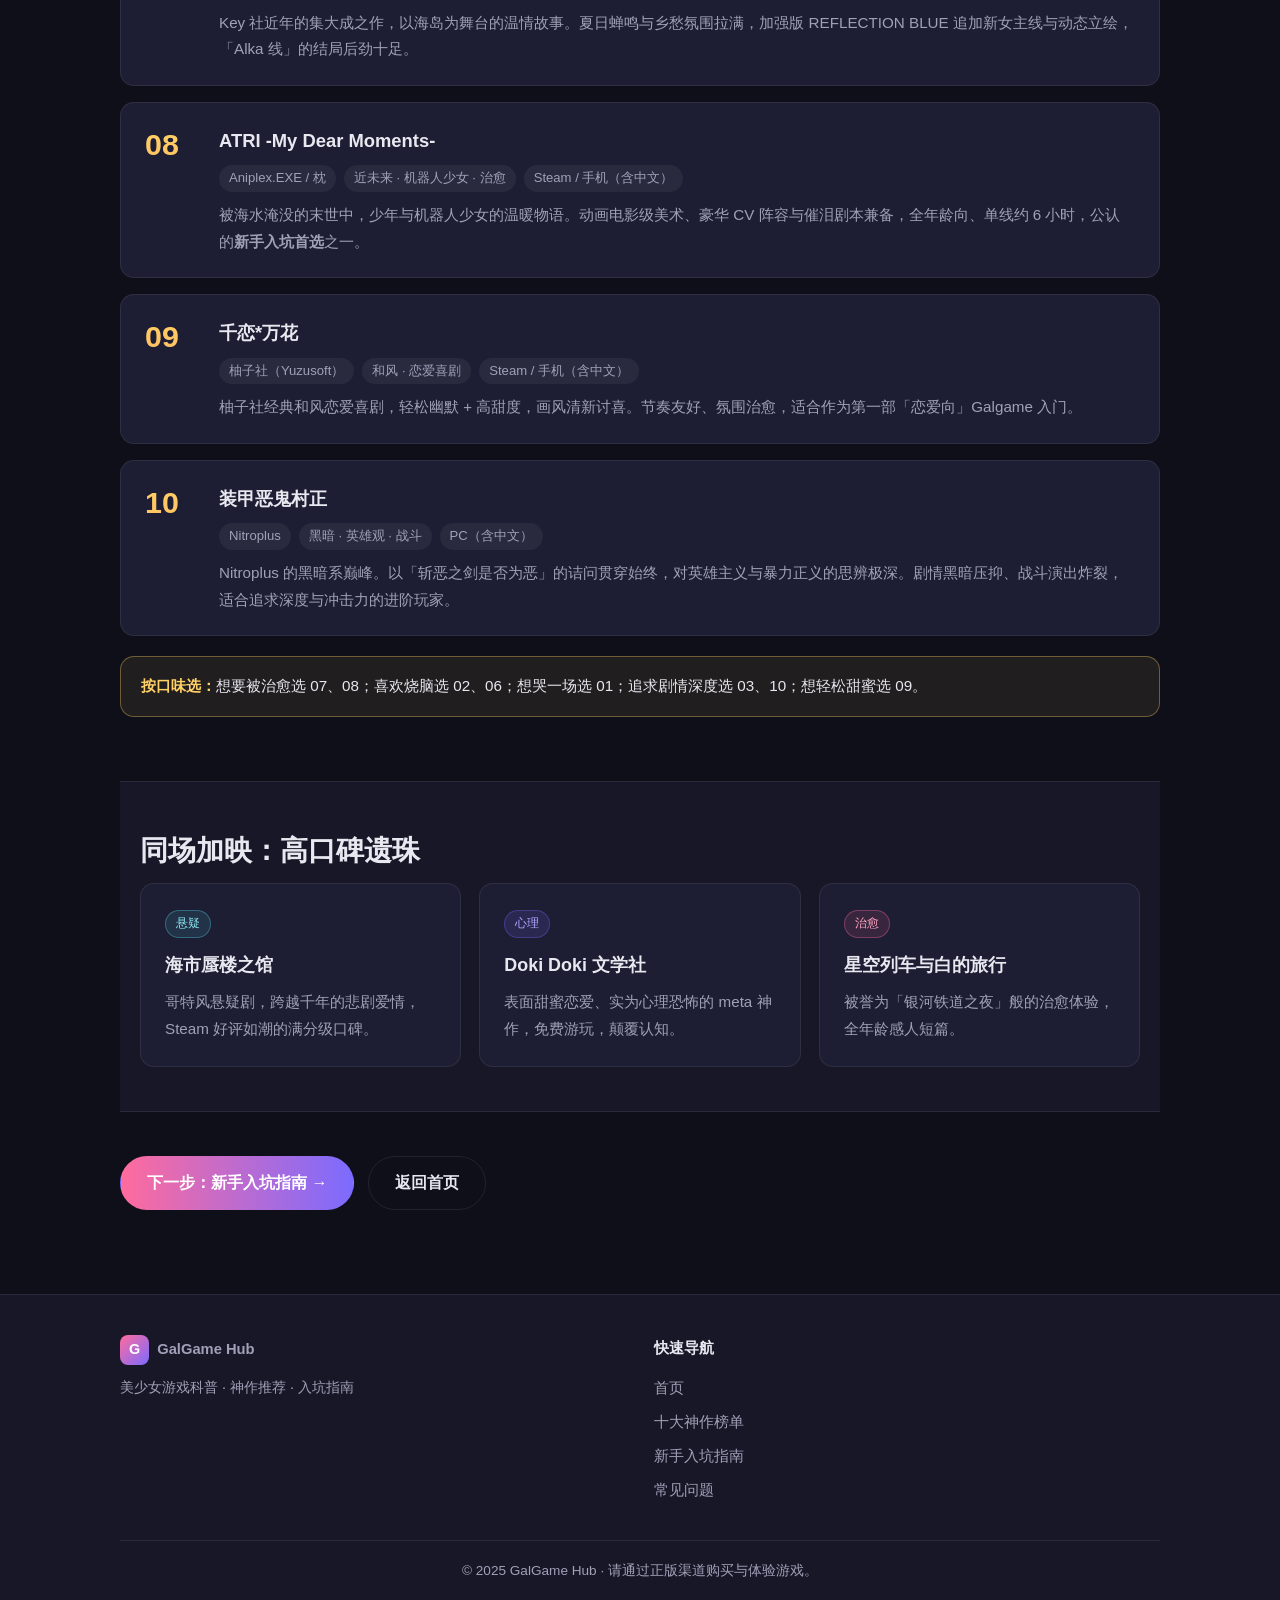
<file: recommend.html>
<!DOCTYPE html>
<html lang="zh-CN">
<head>
  <meta charset="UTF-8">
  <meta name="viewport" content="width=device-width, initial-scale=1.0">
  <title>Galgame 十大公认神作推荐榜 - 剧情出色人气高涨的必玩作品 | GalGame Hub</title>
  <meta name="description" content="2025 年公认的 Galgame 十大神作榜单：CLANNAD、命运石之门、白色相簿2、Fate/stay night、月姬重制版、Summer Pockets、ATRI 等，含厂商、类型、推荐理由与平台信息。">
  <meta name="keywords" content="galgame推荐,galgame神作,美少女游戏排行,视觉小说推荐,催泪galgame,必玩galgame">
  <link rel="canonical" href="https://galgamehubinfo.github.io/recommend.html">
  <meta property="og:type" content="article">
  <meta property="og:title" content="Galgame 十大公认神作推荐榜">
  <meta property="og:description" content="从 CLANNAD 到月姬重制版：公认的必玩 Galgame 神作榜单与详细点评。">
  <meta property="og:url" content="https://galgamehubinfo.github.io/recommend.html">
  <meta property="og:site_name" content="GalGame Hub">
  <meta property="og:locale" content="zh_CN">
  <meta name="twitter:card" content="summary">
  <link rel="icon" href="data:image/svg+xml,%3Csvg xmlns='http://www.w3.org/2000/svg' viewBox='0 0 32 32'%3E%3Crect width='32' height='32' rx='8' fill='%237c6bff'/%3E%3Ctext x='16' y='22' font-size='16' text-anchor='middle' fill='white' font-family='sans-serif' font-weight='bold'%3EG%3C/text%3E%3C/svg%3E">
  <link rel="stylesheet" href="css/style.css">
  <script type="application/ld+json">
  {
    "@context": "https://schema.org",
    "@type": "Article",
    "headline": "Galgame 十大公认神作推荐榜",
    "description": "公认的必玩 Galgame 神作榜单与详细点评",
    "inLanguage": "zh-CN",
    "author": { "@type": "Organization", "name": "GalGame Hub" },
    "publisher": { "@type": "Organization", "name": "GalGame Hub" },
    "mainEntityOfPage": "https://galgamehubinfo.github.io/recommend.html"
  }
  </script>
  <script type="application/ld+json">
  {
    "@context": "https://schema.org",
    "@type": "BreadcrumbList",
    "itemListElement": [
      { "@type": "ListItem", "position": 1, "name": "首页", "item": "https://galgamehubinfo.github.io/" },
      { "@type": "ListItem", "position": 2, "name": "神作榜单", "item": "https://galgamehubinfo.github.io/recommend.html" }
    ]
  }
  </script>
</head>
<body>
  <header class="site-header">
    <nav class="nav" aria-label="主导航">
      <a class="logo" href="index.html"><span class="logo-dot">G</span>GalGame Hub</a>
      <div class="nav-links">
        <a href="index.html">首页</a>
        <a href="recommend.html" aria-current="page">神作榜单</a>
        <a href="guide.html">入坑指南</a>
        <a href="faq.html">常见问题</a>
      </div>
    </nav>
  </header>

  <main class="container">
    <div class="page-head">
      <p class="crumbs"><a href="index.html">首页</a> / 神作榜单</p>
      <h1>Galgame 十大公认神作推荐榜</h1>
      <p class="lead">真正优秀的视觉小说不仅依靠精美的立绘与声优演绎，更在于叙事节奏与情感张力的统一。以下榜单综合玩家社区口碑、评分与影响力整理，排名仅供参考——最好的作品，永远是打动你的那一部。</p>
    </div>

    <section class="block">
      <div class="rank-list">
        <article class="rank-item">
          <div class="rank-no" aria-hidden="true">01</div>
          <div>
            <h3>CLANNAD</h3>
            <div class="rank-meta"><span>Key 社</span><span>催泪 · 校园 · 家族</span><span>Steam / Switch（含中文）</span></div>
            <p>「写出人生的游戏」——以家族羁绊与成长为核心的多线叙事，"After Story" 线被誉为「史上最催泪剧情」，让无数玩家重新审视亲情与成长。跨越世代的情感巅峰，公认的入坑必玩之作。</p>
          </div>
        </article>

        <article class="rank-item">
          <div class="rank-no" aria-hidden="true">02</div>
          <div>
            <h3>命运石之门（Steins;Gate）</h3>
            <div class="rank-meta"><span>5pb. / MAGES</span><span>科幻 · 悬疑 · 时间旅行</span><span>Steam / Switch（含中文）</span></div>
            <p>科学 ADV 系列巅峰。以「世界线理论」为基础，主角冈部伦太郎通过时间跳跃拯救同伴，时间悖论与人性抉择完美结合，真结局的神级反转值得反复体验，动画化后全球圈粉无数。</p>
          </div>
        </article>

        <article class="rank-item">
          <div class="rank-no" aria-hidden="true">03</div>
          <div>
            <h3>白色相簿2</h3>
            <div class="rank-meta"><span>Leaf / AQUAPLUS</span><span>恋爱 · 心理 · 现实向</span><span>PC</span></div>
            <p>「届かない恋」——最真实的爱情纠葛，三角关系描写细腻到令人窒息，音乐极其出色，被誉为「脱宅神作」。剧情深度天花板，但情感冲击强烈，建议有一定阅历后再挑战。</p>
          </div>
        </article>

        <article class="rank-item">
          <div class="rank-no" aria-hidden="true">04</div>
          <div>
            <h3>Fate/stay night</h3>
            <div class="rank-meta"><span>TYPE-MOON</span><span>奇幻 · 圣杯战争</span><span>PC / Steam（重制版）</span></div>
            <p>型月世界观奠基之作。三条主线（Fate、UBW、Heaven's Feel）提供截然不同的体验，融合奇幻战斗与恋爱剧情，是了解日本 ACG 文化绕不开的里程碑。</p>
          </div>
        </article>

        <article class="rank-item">
          <div class="rank-no" aria-hidden="true">05</div>
          <div>
            <h3>月姬 -A piece of blue glass moon-</h3>
            <div class="rank-meta"><span>TYPE-MOON</span><span>吸血鬼 · 悬疑 · 战斗</span><span>Switch / PS4（含中文）</span></div>
            <p>经典重制版，被玩家称为「AAA 级视觉小说」。拥有「直死之魔眼」的主角卷入吸血鬼与猎人之间的纷争，悬疑、恐怖与战斗场面结合，美术、音乐与配音全面升级，2024 年口碑之作。</p>
          </div>
        </article>

        <article class="rank-item">
          <div class="rank-no" aria-hidden="true">06</div>
          <div>
            <h3>Ever17 -the out of infinity-</h3>
            <div class="rank-meta"><span>KID</span><span>悬疑 · 叙事诡计</span><span>PC（含中文）</span></div>
            <p>打越钢太郎代表作。封闭水下主题公园的求生故事，通过精妙的叙事诡计层层误导，最终结局的震撼让无数玩家起立鼓掌。悬疑推理类必玩经典。</p>
          </div>
        </article>

        <article class="rank-item">
          <div class="rank-no" aria-hidden="true">07</div>
          <div>
            <h3>Summer Pockets</h3>
            <div class="rank-meta"><span>Key 社</span><span>夏日 · 乡愁 · 治愈</span><span>Steam / Switch（含中文）</span></div>
            <p>Key 社近年的集大成之作，以海岛为舞台的温情故事。夏日蝉鸣与乡愁氛围拉满，加强版 REFLECTION BLUE 追加新女主线与动态立绘，「Alka 线」的结局后劲十足。</p>
          </div>
        </article>

        <article class="rank-item">
          <div class="rank-no" aria-hidden="true">08</div>
          <div>
            <h3>ATRI -My Dear Moments-</h3>
            <div class="rank-meta"><span>Aniplex.EXE / 枕</span><span>近未来 · 机器人少女 · 治愈</span><span>Steam / 手机（含中文）</span></div>
            <p>被海水淹没的末世中，少年与机器人少女的温暖物语。动画电影级美术、豪华 CV 阵容与催泪剧本兼备，全年龄向、单线约 6 小时，公认的<b>新手入坑首选</b>之一。</p>
          </div>
        </article>

        <article class="rank-item">
          <div class="rank-no" aria-hidden="true">09</div>
          <div>
            <h3>千恋*万花</h3>
            <div class="rank-meta"><span>柚子社（Yuzusoft）</span><span>和风 · 恋爱喜剧</span><span>Steam / 手机（含中文）</span></div>
            <p>柚子社经典和风恋爱喜剧，轻松幽默 + 高甜度，画风清新讨喜。节奏友好、氛围治愈，适合作为第一部「恋爱向」Galgame 入门。</p>
          </div>
        </article>

        <article class="rank-item">
          <div class="rank-no" aria-hidden="true">10</div>
          <div>
            <h3>装甲恶鬼村正</h3>
            <div class="rank-meta"><span>Nitroplus</span><span>黑暗 · 英雄观 · 战斗</span><span>PC（含中文）</span></div>
            <p>Nitroplus 的黑暗系巅峰。以「斩恶之剑是否为恶」的诘问贯穿始终，对英雄主义与暴力正义的思辨极深。剧情黑暗压抑、战斗演出炸裂，适合追求深度与冲击力的进阶玩家。</p>
          </div>
        </article>
      </div>

      <div class="notice">
        <strong>按口味选：</strong>想要被治愈选 07、08；喜欢烧脑选 02、06；想哭一场选 01；追求剧情深度选 03、10；想轻松甜蜜选 09。
      </div>
    </section>

    <section class="block alt">
      <div class="container">
        <h2 class="section-title">同场加映：高口碑遗珠</h2>
        <div class="grid grid-3">
          <article class="card"><span class="tag cyan">悬疑</span><h3>海市蜃楼之馆</h3><p>哥特风悬疑剧，跨越千年的悲剧爱情，Steam 好评如潮的满分级口碑。</p></article>
          <article class="card"><span class="tag">心理</span><h3>Doki Doki 文学社</h3><p>表面甜蜜恋爱、实为心理恐怖的 meta 神作，免费游玩，颠覆认知。</p></article>
          <article class="card"><span class="tag pink">治愈</span><h3>星空列车与白的旅行</h3><p>被誉为「银河铁道之夜」般的治愈体验，全年龄感人短篇。</p></article>
        </div>
      </div>
    </section>

    <section class="block">
      <div class="hero-actions">
        <a class="btn btn-primary" href="guide.html">下一步：新手入坑指南 →</a>
        <a class="btn btn-ghost" href="index.html">返回首页</a>
      </div>
    </section>
  </main>

  <footer class="site-footer">
    <div class="container">
      <div class="footer-grid">
        <div>
          <a class="logo" href="index.html"><span class="logo-dot">G</span>GalGame Hub</a>
          <p style="color:var(--text-dim);font-size:0.9rem;margin-top:10px">美少女游戏科普 · 神作推荐 · 入坑指南</p>
        </div>
        <div>
          <h3>快速导航</h3>
          <ul>
            <li><a href="index.html">首页</a></li>
            <li><a href="recommend.html">十大神作榜单</a></li>
            <li><a href="guide.html">新手入坑指南</a></li>
            <li><a href="faq.html">常见问题</a></li>
          </ul>
        </div>
      </div>
      <div class="footer-bottom">© 2025 GalGame Hub · 请通过正版渠道购买与体验游戏。</div>
    </div>
  </footer>
</body>
</html>
</file>
<file: css/style.css>
/* ============ 基础与变量 ============ */
:root {
  --bg: #0f0f1a;
  --bg-soft: #171727;
  --card: #1d1d33;
  --card-hover: #25254a;
  --text: #e8e8f0;
  --text-dim: #a0a0b8;
  --accent: #ff6b9d;
  --accent-2: #7c6bff;
  --accent-3: #4dd0e1;
  --gold: #ffd166;
  --border: rgba(255, 255, 255, 0.08);
  --radius: 14px;
  --maxw: 1080px;
}

* { box-sizing: border-box; margin: 0; padding: 0; }

html { scroll-behavior: smooth; }

body {
  font-family: "PingFang SC", "Microsoft YaHei", "Noto Sans SC", -apple-system, "Segoe UI", sans-serif;
  background: var(--bg);
  color: var(--text);
  line-height: 1.75;
  -webkit-font-smoothing: antialiased;
}

img { max-width: 100%; height: auto; display: block; }

a { color: var(--accent); text-decoration: none; transition: opacity 0.2s; }
a:hover { opacity: 0.8; text-decoration: underline; }

.container { max-width: var(--maxw); margin: 0 auto; padding: 0 20px; }

/* ============ 头部导航 ============ */
.site-header {
  position: sticky;
  top: 0;
  z-index: 100;
  background: rgba(15, 15, 26, 0.85);
  backdrop-filter: blur(12px);
  border-bottom: 1px solid var(--border);
}

.nav {
  display: flex;
  align-items: center;
  justify-content: space-between;
  flex-wrap: wrap;
  padding: 14px 20px;
  max-width: var(--maxw);
  margin: 0 auto;
}

.logo {
  font-weight: 800;
  font-size: 1.2rem;
  color: var(--text);
  display: flex;
  align-items: center;
  gap: 8px;
}
.logo .logo-dot {
  background: linear-gradient(135deg, var(--accent), var(--accent-2));
  color: #fff;
  border-radius: 8px;
  padding: 2px 9px;
  font-size: 0.9rem;
}

.nav-links { display: flex; gap: 6px; flex-wrap: wrap; }
.nav-links a {
  color: var(--text-dim);
  padding: 6px 14px;
  border-radius: 999px;
  font-size: 0.95rem;
}
.nav-links a:hover, .nav-links a[aria-current="page"] {
  color: var(--text);
  background: rgba(255, 255, 255, 0.08);
  text-decoration: none;
}

/* ============ Hero ============ */
.hero {
  position: relative;
  padding: 88px 0 72px;
  background:
    radial-gradient(ellipse 60% 50% at 20% 10%, rgba(255, 107, 157, 0.22), transparent),
    radial-gradient(ellipse 50% 45% at 85% 30%, rgba(124, 107, 255, 0.25), transparent),
    radial-gradient(ellipse 40% 40% at 50% 90%, rgba(77, 208, 225, 0.12), transparent);
  border-bottom: 1px solid var(--border);
}

.hero .badge {
  display: inline-block;
  font-size: 0.85rem;
  color: var(--accent);
  background: rgba(255, 107, 157, 0.12);
  border: 1px solid rgba(255, 107, 157, 0.35);
  border-radius: 999px;
  padding: 4px 14px;
  margin-bottom: 18px;
}

.hero h1 {
  font-size: clamp(1.9rem, 4.5vw, 3rem);
  line-height: 1.3;
  max-width: 720px;
}

.hero h1 .grad {
  background: linear-gradient(90deg, var(--accent), var(--accent-2), var(--accent-3));
  -webkit-background-clip: text;
  background-clip: text;
  color: transparent;
}

.hero p.lead {
  margin: 18px 0 30px;
  color: var(--text-dim);
  font-size: 1.08rem;
  max-width: 640px;
}

.hero-actions { display: flex; gap: 14px; flex-wrap: wrap; }

.btn {
  display: inline-block;
  padding: 12px 26px;
  border-radius: 999px;
  font-weight: 600;
  font-size: 1rem;
  border: 1px solid transparent;
  cursor: pointer;
}
.btn:hover { text-decoration: none; opacity: 0.9; transform: translateY(-1px); }
.btn-primary {
  background: linear-gradient(90deg, var(--accent), var(--accent-2));
  color: #fff;
}
.btn-ghost {
  background: transparent;
  color: var(--text);
  border-color: var(--border);
}

/* ============ 页面小标题结构 ============ */
.page-head { padding: 56px 0 8px; }
.page-head h1 { font-size: clamp(1.7rem, 3.5vw, 2.4rem); }
.page-head .crumbs { font-size: 0.88rem; color: var(--text-dim); margin-bottom: 10px; }
.page-head .lead { color: var(--text-dim); margin: 12px 0 10px; max-width: 720px; }

section.block { padding: 44px 0; }
section.block.alt { background: var(--bg-soft); border-block: 1px solid var(--border); }

.section-title {
  font-size: clamp(1.35rem, 2.6vw, 1.75rem);
  margin-bottom: 8px;
}
.section-sub { color: var(--text-dim); margin-bottom: 28px; max-width: 680px; }

/* ============ 卡片 ============ */
.grid { display: grid; gap: 18px; }
.grid-3 { grid-template-columns: repeat(auto-fill, minmax(280px, 1fr)); }
.grid-2 { grid-template-columns: repeat(auto-fill, minmax(340px, 1fr)); }

.card {
  background: var(--card);
  border: 1px solid var(--border);
  border-radius: var(--radius);
  padding: 24px;
  transition: transform 0.25s, border-color 0.25s;
}
.card:hover { transform: translateY(-4px); border-color: rgba(255, 107, 157, 0.4); }

.card .tag {
  display: inline-block;
  font-size: 0.78rem;
  padding: 2px 10px;
  border-radius: 999px;
  margin-bottom: 12px;
  background: rgba(124, 107, 255, 0.15);
  color: #b3a7ff;
  border: 1px solid rgba(124, 107, 255, 0.3);
}
.card .tag.pink { background: rgba(255, 107, 157, 0.12); color: #ffa3c2; border-color: rgba(255, 107, 157, 0.35); }
.card .tag.cyan { background: rgba(77, 208, 225, 0.12); color: #8be6f2; border-color: rgba(77, 208, 225, 0.35); }
.card .tag.gold { background: rgba(255, 209, 102, 0.12); color: var(--gold); border-color: rgba(255, 209, 102, 0.35); }

.card h3 { font-size: 1.12rem; margin-bottom: 8px; }
.card p { color: var(--text-dim); font-size: 0.95rem; }

/* ============ 排行榜 ============ */
.rank-list { display: grid; gap: 16px; }

.rank-item {
  display: grid;
  grid-template-columns: 56px 1fr;
  gap: 18px;
  background: var(--card);
  border: 1px solid var(--border);
  border-radius: var(--radius);
  padding: 22px 24px;
  transition: border-color 0.25s, transform 0.25s;
}
.rank-item:hover { border-color: rgba(255, 107, 157, 0.4); transform: translateX(4px); }

.rank-no {
  font-size: 1.9rem;
  font-weight: 800;
  line-height: 1;
  background: linear-gradient(180deg, var(--gold), #ff9d5c);
  -webkit-background-clip: text;
  background-clip: text;
  color: transparent;
  padding-top: 4px;
}

.rank-item h3 { font-size: 1.15rem; }
.rank-meta {
  display: flex;
  flex-wrap: wrap;
  gap: 8px;
  margin: 8px 0 10px;
  font-size: 0.82rem;
  color: var(--text-dim);
}
.rank-meta span {
  background: rgba(255, 255, 255, 0.06);
  border-radius: 999px;
  padding: 2px 10px;
}
.rank-item p { color: var(--text-dim); font-size: 0.95rem; }

/* ============ 步骤 / 指南 ============ */
.steps { display: grid; gap: 18px; counter-reset: step; }
.step {
  display: grid;
  grid-template-columns: 44px 1fr;
  gap: 16px;
  background: var(--card);
  border: 1px solid var(--border);
  border-radius: var(--radius);
  padding: 22px;
}
.step-no {
  width: 44px;
  height: 44px;
  border-radius: 50%;
  display: flex;
  align-items: center;
  justify-content: center;
  font-weight: 800;
  background: linear-gradient(135deg, var(--accent), var(--accent-2));
  color: #fff;
}
.step h3 { font-size: 1.05rem; margin-bottom: 6px; }
.step p { color: var(--text-dim); font-size: 0.95rem; }

/* ============ 提示框 ============ */
.notice {
  border-radius: var(--radius);
  border: 1px solid rgba(255, 209, 102, 0.35);
  background: rgba(255, 209, 102, 0.08);
  padding: 16px 20px;
  margin: 20px 0;
  font-size: 0.95rem;
}
.notice strong { color: var(--gold); }
.notice.danger { border-color: rgba(255, 107, 107, 0.4); background: rgba(255, 107, 107, 0.08); }
.notice.danger strong { color: #ff8f8f; }

/* ============ FAQ ============ */
.faq-list { display: grid; gap: 12px; }
details.faq {
  background: var(--card);
  border: 1px solid var(--border);
  border-radius: var(--radius);
  padding: 18px 22px;
}
details.faq summary {
  cursor: pointer;
  font-weight: 600;
  list-style: none;
  display: flex;
  justify-content: space-between;
  align-items: center;
  gap: 12px;
}
details.faq summary::-webkit-details-marker { display: none; }
details.faq summary::after { content: "+"; color: var(--accent); font-size: 1.2rem; }
details.faq[open] summary::after { content: "−"; }
details.faq p { margin-top: 12px; color: var(--text-dim); font-size: 0.95rem; }

/* ============ 表格 ============ */
.table-wrap { overflow-x: auto; }
table.cmp {
  width: 100%;
  border-collapse: collapse;
  font-size: 0.92rem;
  background: var(--card);
  border-radius: var(--radius);
  overflow: hidden;
}
table.cmp th, table.cmp td {
  padding: 12px 14px;
  text-align: left;
  border-bottom: 1px solid var(--border);
}
table.cmp th { background: rgba(255, 255, 255, 0.05); font-weight: 700; white-space: nowrap; }
table.cmp tr:last-child td { border-bottom: none; }
table.cmp td { color: var(--text-dim); }
table.cmp td:first-child { color: var(--text); font-weight: 600; }

/* ============ 正文排版 ============ */
article.post { padding-bottom: 48px; }
article.post h2 { font-size: 1.45rem; margin: 36px 0 14px; }
article.post h3 { font-size: 1.15rem; margin: 26px 0 10px; }
article.post p { color: var(--text-dim); margin: 12px 0; }
article.post ul, article.post ol { color: var(--text-dim); margin: 12px 0 12px 22px; }
article.post strong { color: var(--text); }
blockquote {
  border-left: 3px solid var(--accent);
  background: var(--card);
  padding: 14px 20px;
  border-radius: 0 var(--radius) var(--radius) 0;
  margin: 18px 0;
  color: var(--text-dim);
}

/* ============ 页脚 ============ */
.site-footer {
  border-top: 1px solid var(--border);
  background: var(--bg-soft);
  padding: 40px 0 28px;
  margin-top: 40px;
}
.footer-grid {
  display: grid;
  grid-template-columns: repeat(auto-fit, minmax(200px, 1fr));
  gap: 28px;
}
.footer-grid h3 { font-size: 0.95rem; margin-bottom: 12px; }
.footer-grid ul { list-style: none; }
.footer-grid li { margin: 6px 0; }
.footer-grid a { color: var(--text-dim); font-size: 0.92rem; }
.footer-bottom {
  margin-top: 30px;
  padding-top: 18px;
  border-top: 1px solid var(--border);
  color: var(--text-dim);
  font-size: 0.85rem;
  text-align: center;
}

/* 焦点可访问性 */
:focus-visible { outline: 2px solid var(--accent-3); outline-offset: 2px; }

/* 响应式 */
@media (max-width: 640px) {
  .hero { padding: 56px 0 48px; }
  .rank-item { grid-template-columns: 44px 1fr; gap: 12px; }
  .step { grid-template-columns: 36px 1fr; }
  .step-no { width: 36px; height: 36px; }
}
</file>
